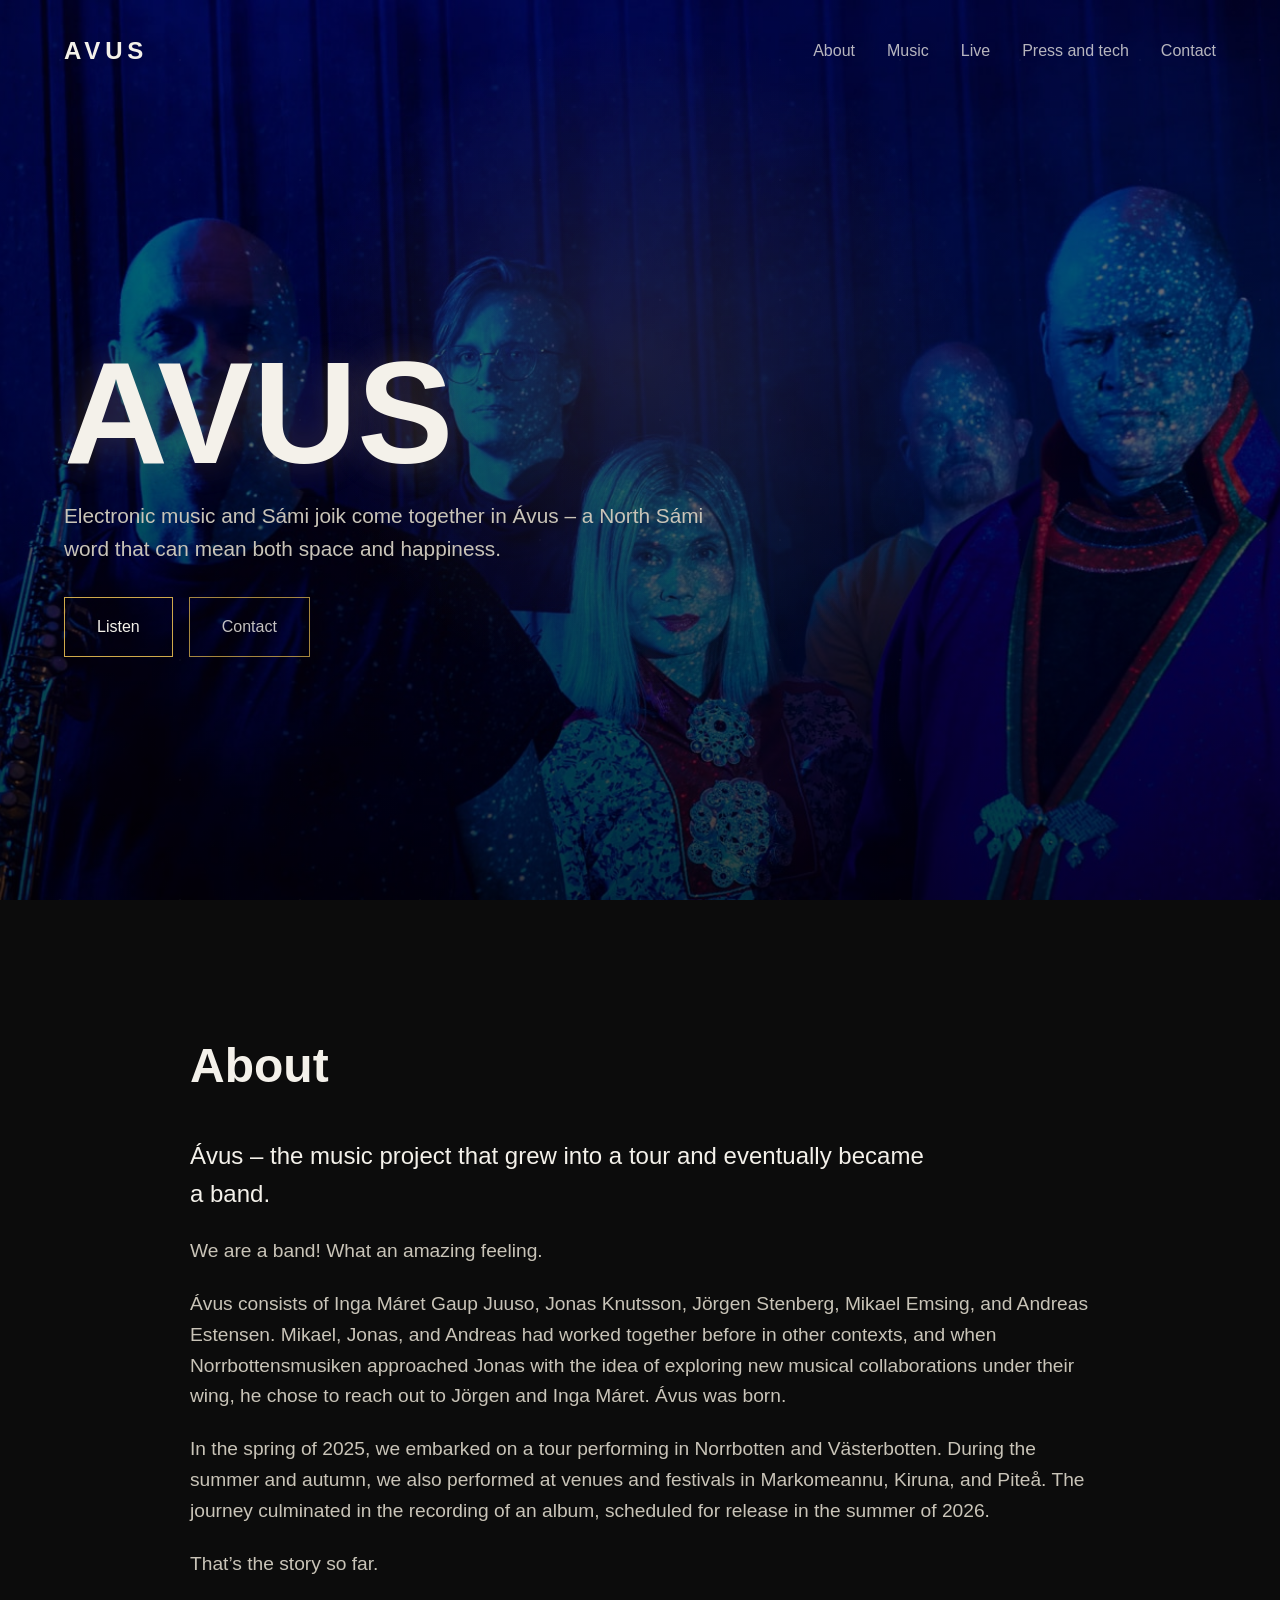
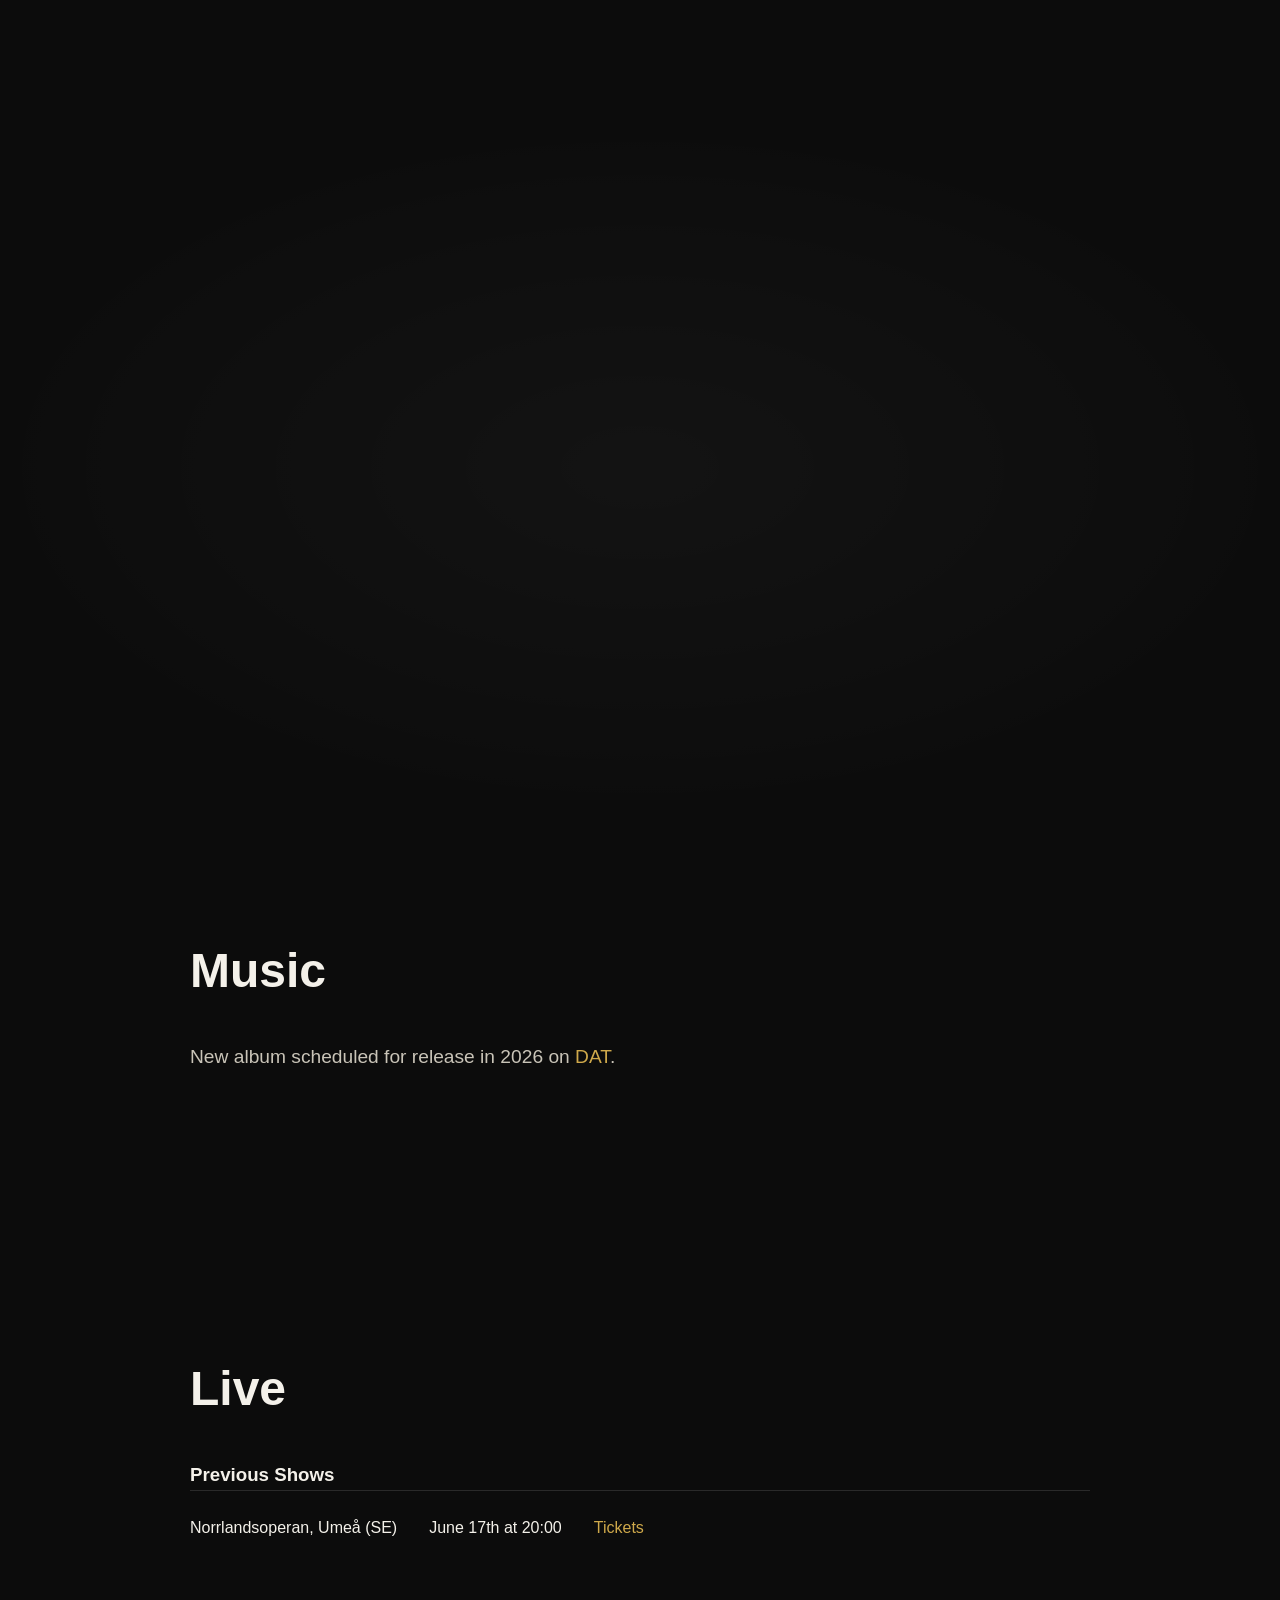
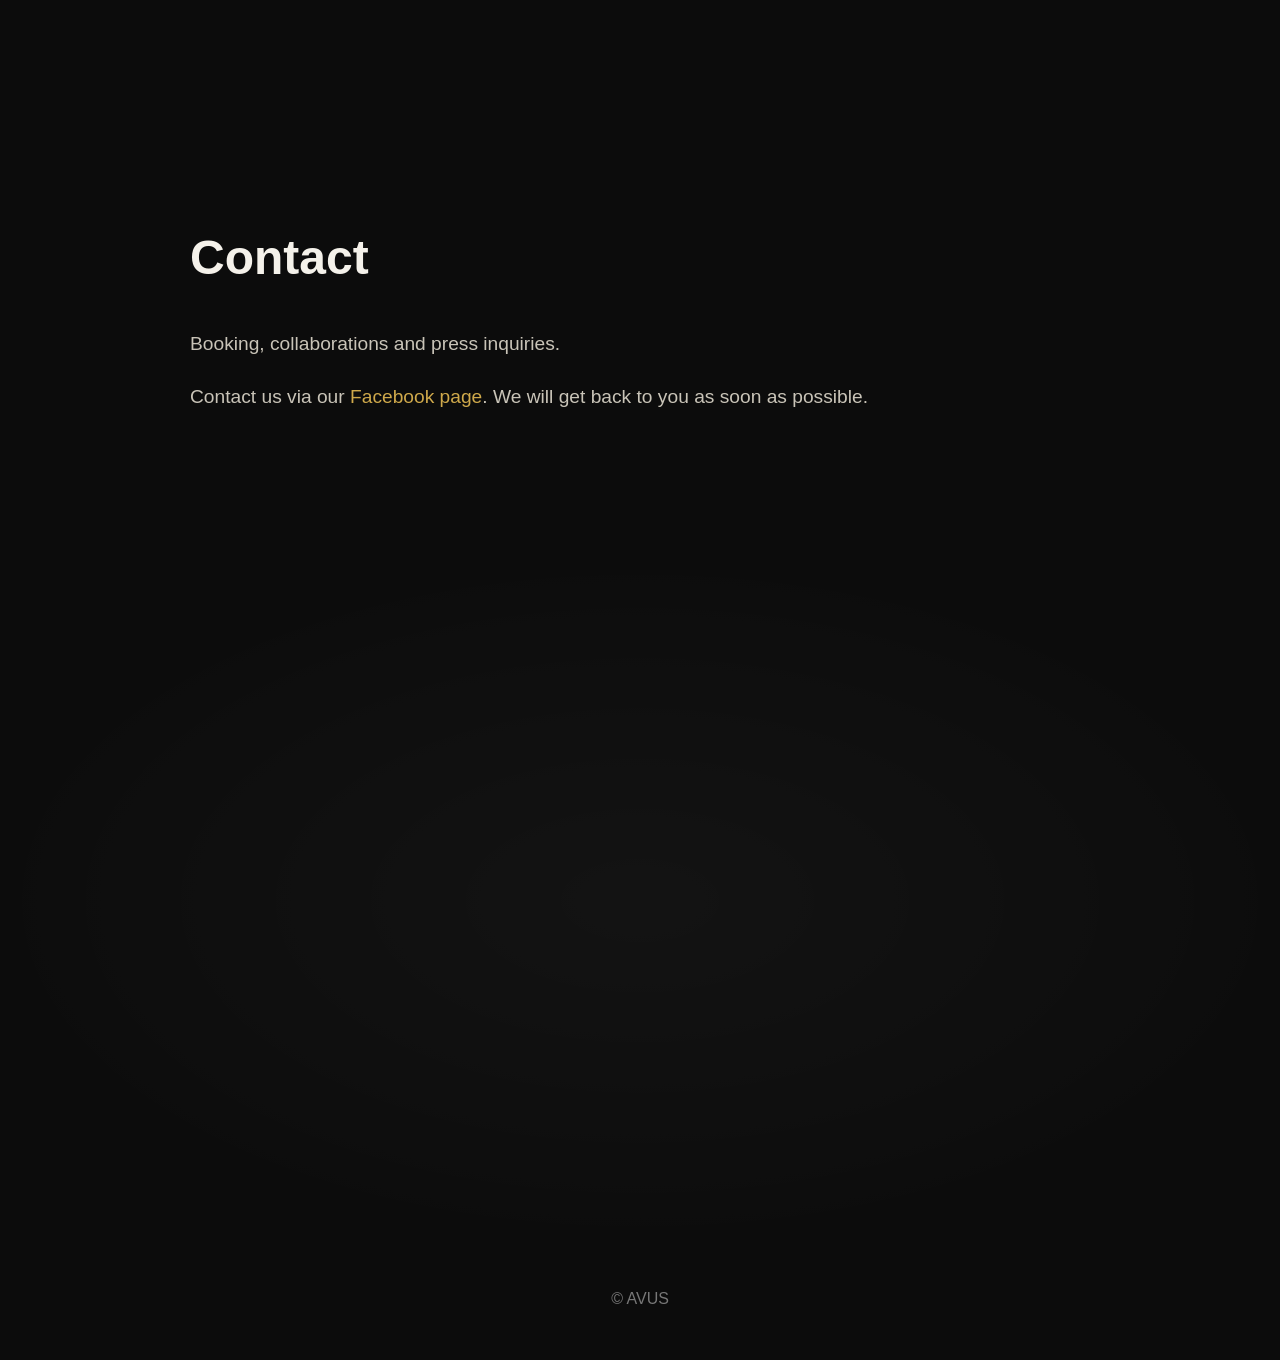
<file: index.html>
<!DOCTYPE html>
<html lang="en">
<head>
    <meta charset="UTF-8">
    <meta name="viewport" content="width=device-width, initial-scale=1.0">
    <title>AVUS | Electronic Music, Sámi Joik & Jazz</title>
    <meta name="description" content="Electronic music and Sámi joik come together in Ávusa – a North Sámi word that can mean both space and happiness. New album in 2026">
    <meta property="og:title" content="AVUS">

    <meta property="og:description"
      content="Electronic music, Sámi joik and jazz.">

    <meta property="og:image"
      content="https://officialavus.github.io/assets/cover.jpg">

    <meta property="og:type"
      content="website">

    <meta property="og:url"
      content="https://officialavus.github.io/">

    <meta name="google-site-verification" content="RlKAmernvz5HqAqcHAQi9ql3JQQYD8LcNiaL4D70AhA" />

    <link rel="stylesheet" href="style.css">

</head>
<body>

<header class="hero">
    <div class="overlay"></div>
    <div class="particles"></div>

    <nav>
        <div class="logo">AVUS</div>

        <div class="menu">
            <a href="#about">About</a>
            <a href="#music">Music</a>
            <a href="#live">Live</a>
            <a href="/press.html">Press and tech</a>
            <a href="#contact">Contact</a>
        </div>
    </nav>

    <div class="hero-content">
        <h1>AVUS</h1>

        <p>
            Electronic music and Sámi joik come together in Ávus – a North Sámi word that can mean both space and happiness.
        </p>

        <div class="buttons">
            <a href="#music" class="btn">Listen</a>
            <a href="#contact" class="btn secondary">Contact</a>
        </div>
    </div>
</header>

<section id="about">
    <div class="container">
        <h2>About</h2>

        <p>
            Ávus – the music project that grew into a tour and eventually became a band.
        </p>

        <p>
            We are a band! What an amazing feeling.
        </p>

        <p>
            Ávus consists of Inga Máret Gaup Juuso, Jonas Knutsson, Jörgen Stenberg, Mikael Emsing, and Andreas Estensen. Mikael, Jonas, and Andreas had worked together before in other contexts, and when Norrbottensmusiken approached Jonas with the idea of exploring new musical collaborations under their wing, he chose to reach out to Jörgen and Inga Máret. Ávus was born.
        </p>

        <p>
            In the spring of 2025, we embarked on a tour performing in Norrbotten and Västerbotten. During the summer and autumn, we also performed at venues and festivals in Markomeannu, Kiruna, and Piteå. The journey culminated in the recording of an album, scheduled for release in the summer of 2026.
        </p>

        <p>
            That’s the story so far.
        </p>
    </div>
</section>

<section class="photo-parallax"
         style="background-image: url('assets/AvusStageLights.png');">
</section>

<section id="music">
    <div class="container">
        <h2>Music</h2>

        <p>
            New album scheduled for release in 2026 on <a href="https://dat.net">DAT</a>.
        </p>
    </div>
</section>

<section id="live">
    <div class="container">
        <h2>Live</h2>
        <h3>Previous Shows </h3>
        <div class="gig">
            <span>Norrlandsoperan, Umeå (SE)</span>
            <span>June 17th at 20:00</span>
            <span><a href="https://norrlandsoperan.se/forestallningar/avus-2/">Tickets</a></span>
        </div>
    </div>
</section>

<section id="contact">
    <div class="container">
        <h2>Contact</h2>

        <p>
            Booking, collaborations and press inquiries.
        </p>

        <p>
            Contact us via our <a href="https://www.facebook.com/profile.php?id=61588948837259">Facebook page</a>. We will get back to you as soon as possible.
        </p>
    </div>
</section>
<section class="photo-parallax"
         style="background-image: url('assets/AvusLiveAudience.jpg');">
</section>


<footer>
    <p>© AVUS</p>
</footer>

</body>
</html>
</file>
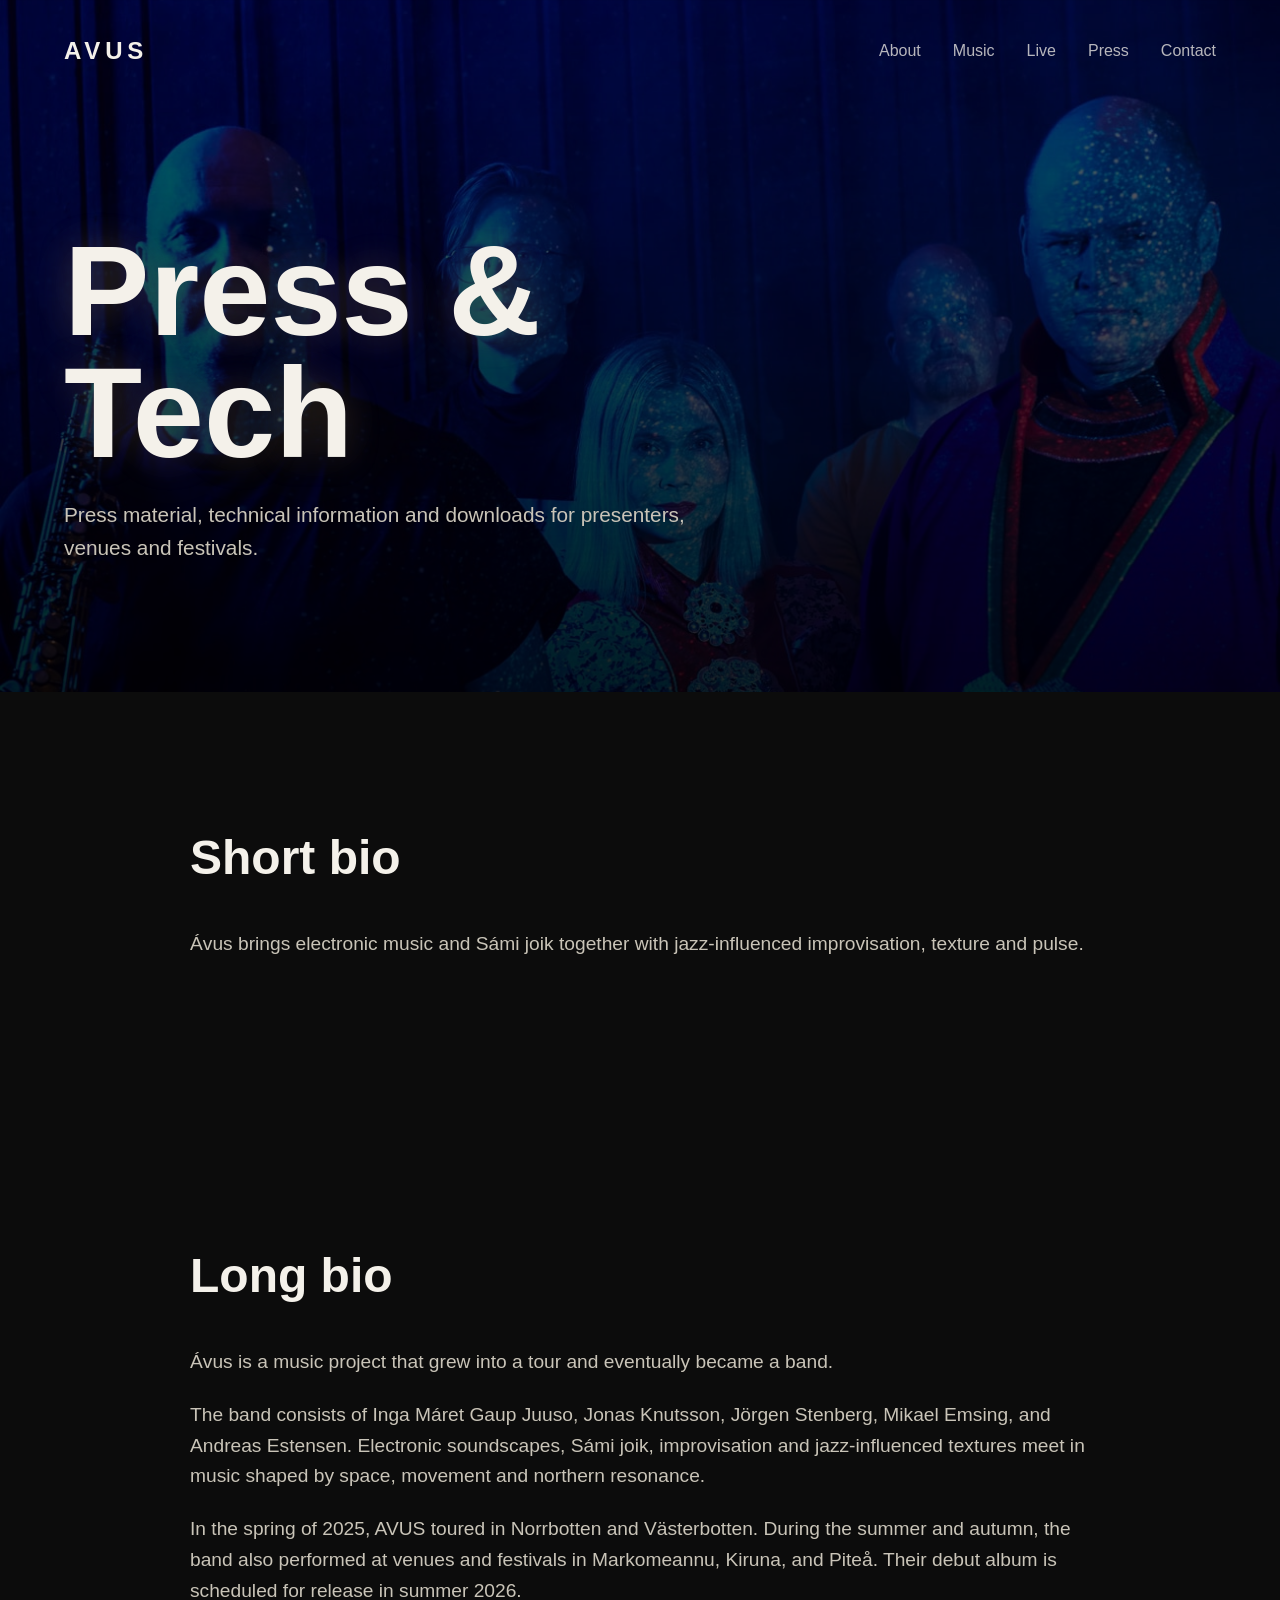
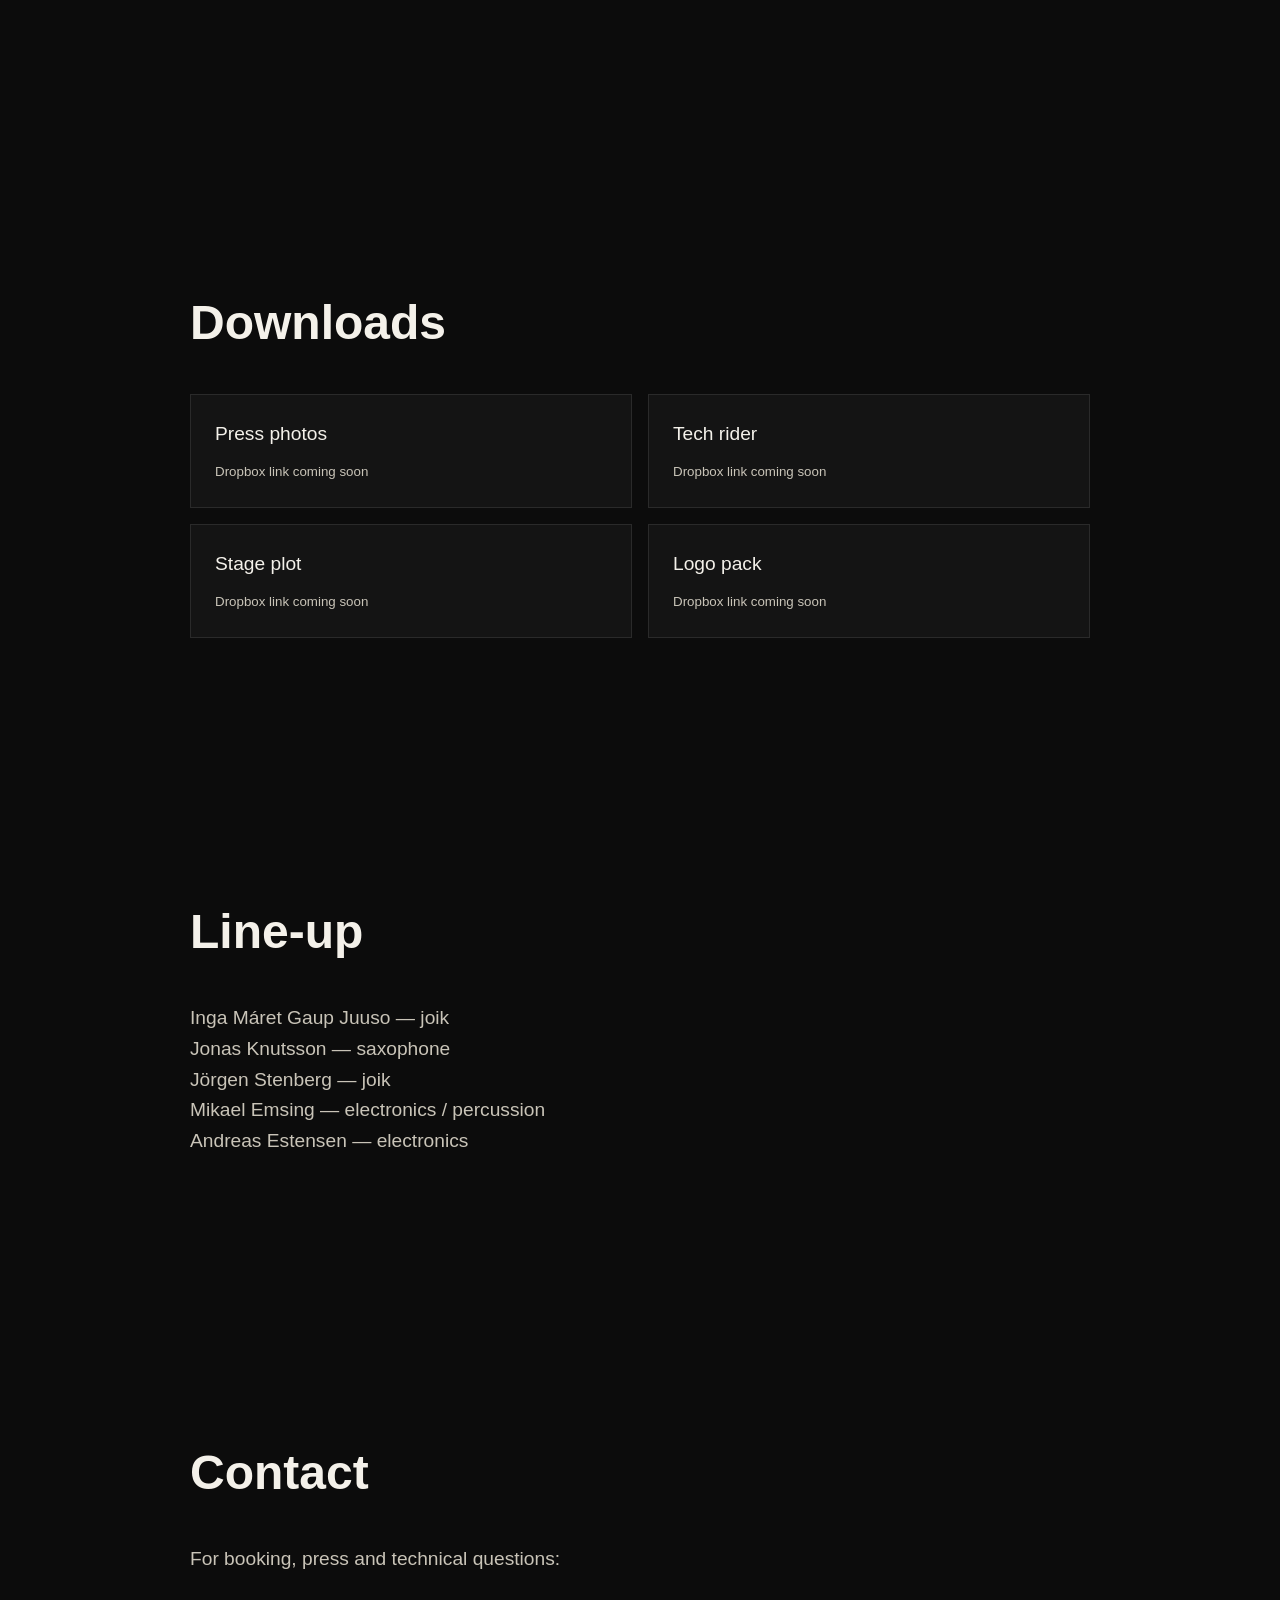
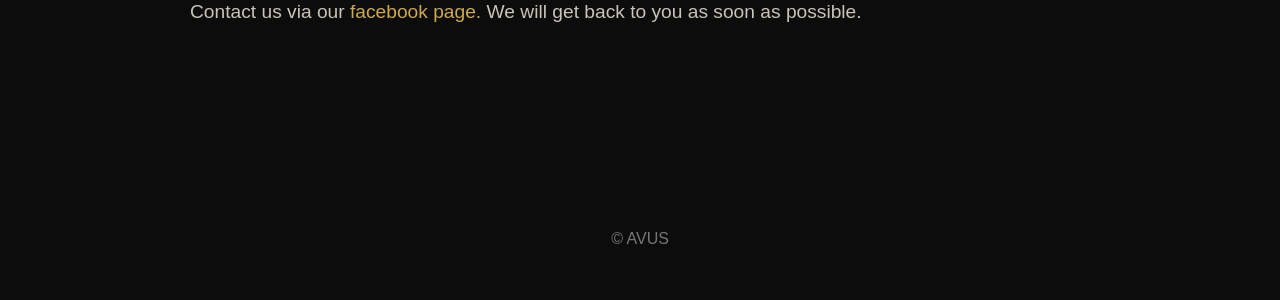
<file: press.html>
<!DOCTYPE html>
<html lang="en">
<head>
    <meta charset="UTF-8">
    <meta name="viewport" content="width=device-width, initial-scale=1.0">
    <title>Press & Tech | AVUS</title>
    <meta name="description" content="Press and technical information for AVUS.">
    <link rel="stylesheet" href="style.css">
</head>
<body>

<header class="page-header">
    <nav>
        <div class="logo"><a href="index.html">AVUS</a></div>

        <div class="menu">
            <a href="index.html#about">About</a>
            <a href="index.html#music">Music</a>
            <a href="index.html#live">Live</a>
            <a href="press.html">Press</a>
            <a href="index.html#contact">Contact</a>
        </div>
    </nav>

    <div class="page-title">
        <h1>Press & Tech</h1>
        <p>Press material, technical information and downloads for presenters, venues and festivals.</p>
    </div>
</header>

<main>

<section>
    <div class="container">
        <h2>Short bio</h2>

        <p>
            Ávus brings electronic music and Sámi joik together with jazz-influenced improvisation, texture and pulse.
        </p>
    </div>
</section>

<section>
    <div class="container">
        <h2>Long bio</h2>

        <p>
            Ávus is a music project that grew into a tour and eventually became a band.
        </p>

        <p>
            The band consists of Inga Máret Gaup Juuso, Jonas Knutsson, Jörgen Stenberg, Mikael Emsing, and Andreas Estensen.
            Electronic soundscapes, Sámi joik, improvisation and jazz-influenced textures meet in music shaped by space,
            movement and northern resonance.
        </p>

        <p>
            In the spring of 2025, AVUS toured in Norrbotten and Västerbotten. During the summer and autumn, the band also
            performed at venues and festivals in Markomeannu, Kiruna, and Piteå. Their debut album is scheduled for release
            in summer 2026.
        </p>
    </div>
</section>

<section>
    <div class="container">
        <h2>Downloads</h2>

        <div class="download-grid">
            <a class="download-card" href="#" target="_blank">
                <span>Press photos</span>
                <small>Dropbox link coming soon</small>
            </a>

            <a class="download-card" href="#" target="_blank">
                <span>Tech rider</span>
                <small>Dropbox link coming soon</small>
            </a>

            <a class="download-card" href="#" target="_blank">
                <span>Stage plot</span>
                <small>Dropbox link coming soon</small>
            </a>

            <a class="download-card" href="#" target="_blank">
                <span>Logo pack</span>
                <small>Dropbox link coming soon</small>
            </a>
        </div>
    </div>
</section>

<section>
    <div class="container">
        <h2>Line-up</h2>

        <p>
            Inga Máret Gaup Juuso — joik<br>
            Jonas Knutsson — saxophone<br>
            Jörgen Stenberg — joik<br>
            Mikael Emsing — electronics / percussion<br>
            Andreas Estensen — electronics
        </p>
    </div>
</section>

<section>
    <div class="container">
        <h2>Contact</h2>

        <p>
            For booking, press and technical questions:
        </p>

        <p>
            Contact us via our <a href="https://www.facebook.com/profile.php?id=61588948837259">facebook page.</a> We will get back to you as soon as possible.
        </p>
    </div>
</section>

</main>

<footer>
    <p>© AVUS</p>
</footer>

</body>
</html>
</file>
<file: style.css>
:root {
    --bg: #0c0c0c;
    --text: #f4f1ea;
    --muted: #c9c4b8;
    --accent: #cfa94b;
    --border: #2a2a2a;
}

* {
    margin: 0;
    padding: 0;
    box-sizing: border-box;
}

body {
    background: var(--bg);
    color: var(--text);
    font-family: Inter, Helvetica, Arial, sans-serif;
    line-height: 1.6;
}

a,
a:visited {
    color: var(--accent);
    text-decoration: none;
}

a:hover {
    opacity: 0.8;
}

.hero {
    position: relative;
    overflow: hidden;
    min-height: 100vh;

    background:
        linear-gradient(rgba(0,0,0,0.45), rgba(0,0,0,0.75)),
        url("assets/Avus.jpg");

    background-size: cover;
    background-position: center;

    display: flex;
    flex-direction: column;
}

.overlay {
    position: absolute;
    inset: 0;
    z-index: 1;

    background:
        radial-gradient(
            circle at 50% 40%,
            rgba(207,169,75,0.12),
            transparent 40%
        );
}

.particles {
    position: absolute;
    inset: 0;
    z-index: 2;

    background-image:
        radial-gradient(rgba(255,255,255,0.15) 1px, transparent 1px);

    background-size: 120px 120px;
    opacity: 0.18;
    animation: drift 70s linear infinite;
    pointer-events: none;
}

@keyframes drift {
    from {
        transform: translateY(0);
    }

    to {
        transform: translateY(-120px);
    }
}

nav,
.hero-content {
    position: relative;
    z-index: 5;
}

nav {
    display: flex;
    justify-content: space-between;
    align-items: center;

    padding: 2rem 4rem;
}

.logo {
    color: var(--text);
    font-size: 1.5rem;
    font-weight: 700;
    letter-spacing: 0.3rem;
}

.photo {
    margin: 5rem 0;
}

.photo-parallax {
    min-height: 75vh;
    background-size: cover;
    background-position: center;
    background-attachment: fixed;
}

.photo-parallax {
    position: relative;

    min-height: 75vh;

    background-image: url("assets/stage-lights.jpg");
    background-size: cover;
    background-position: center;
    background-attachment: fixed;
}

.photo-parallax::before {

    content: "";

    position: absolute;
    inset: 0;

    background:
        linear-gradient(
            to bottom,
            #0c0c0c 0%,
            rgba(12,12,12,0.85) 10%,
            rgba(12,12,12,0.4) 35%,
            rgba(12,12,12,0.2) 70%,
            rgba(12,12,12,0.85) 100%
        );
}

.photo-parallax::after {

    content: "";

    position: absolute;
    inset: 0;

    background:
        radial-gradient(
            ellipse at center,
            rgba(255,255,255,0.08),
            transparent 70%
        );

    mix-blend-mode: screen;

    opacity: .35;
}

.photo img {
    width: 100%;
    height: 70vh;

    object-fit: cover;
    object-position: center;

    display: block;
}

.menu {
    display: flex;
    gap: 2rem;
}

.menu a,
.menu a:visited {
    color: var(--text);
    opacity: 0.75;
    transition: 0.3s;
}

.menu a:hover {
    color: var(--accent);
    opacity: 1;
}

.hero-content {
    flex: 1;

    display: flex;
    flex-direction: column;
    justify-content: center;

    max-width: 900px;
    padding: 4rem;
}

.hero h1 {
    font-size: clamp(4rem, 12vw, 9rem);
    line-height: 0.95;
    margin-bottom: 1rem;
    font-weight: 800;

    text-shadow:
        0 0 35px rgba(207,169,75,0.22),
        0 0 90px rgba(255,255,255,0.08);
}

.hero p {
    font-size: 1.3rem;
    max-width: 650px;
    color: var(--muted);
    margin-bottom: 2rem;
}

.buttons {
    display: flex;
    gap: 1rem;
}

.btn,
.btn:visited {
    padding: 1rem 2rem;
    border: 1px solid var(--accent);
    color: var(--text);
    transition: 0.3s;
}

.btn:hover {
    background: var(--accent);
    color: #111;
    opacity: 1;
}

.secondary {
    opacity: 0.8;
}

section {
    padding: 8rem 2rem;
}

.container {
    max-width: 900px;
    margin: auto;
}

h2 {
    font-size: 3rem;
    margin-bottom: 2rem;
}

section p {
    font-size: 1.2rem;
    color: var(--muted);
    margin-bottom: 1.4rem;
}

#about p:first-of-type {
    font-size: 1.5rem;
    color: var(--text);
    max-width: 750px;
}

.gig {
    display: flex;
    gap: 2rem;
    padding: 1.5rem 0;
    border-top: 1px solid var(--border);
}

.mail {
    display: inline-block;
    margin-top: 2rem;
    font-size: 1.2rem;
}

footer {
    padding: 3rem;
    text-align: center;
    color: #777;
}

@media (max-width: 768px) {
    nav {
        padding: 2rem;
        flex-direction: column;
        gap: 1rem;
    }

    .menu {
        gap: 1rem;
        flex-wrap: wrap;
        justify-content: center;
    }

    .hero-content {
        padding: 2rem;
    }

    .hero h1 {
        font-size: clamp(3.5rem, 18vw, 6rem);
    }

    h2 {
        font-size: 2rem;
    }

    .gig {
        flex-direction: column;
        gap: 0.5rem;
    }

    .buttons {
        flex-direction: column;
        align-items: flex-start;
    }
}
.page-header {
    min-height: 70vh;
    background:
        linear-gradient(rgba(0,0,0,0.55), rgba(0,0,0,0.85)),
        url("assets/Avus.jpg");
    background-size: cover;
    background-position: center;
}

.page-title {
    max-width: 900px;
    padding: 8rem 4rem;
}

.page-title h1 {
    font-size: clamp(3.5rem, 10vw, 8rem);
    line-height: 0.95;
    margin-bottom: 1.5rem;
    text-shadow:
        0 0 35px rgba(207,169,75,0.22),
        0 0 90px rgba(255,255,255,0.08);
}

.page-title p {
    max-width: 650px;
    color: var(--muted);
    font-size: 1.3rem;
}

.download-grid {
    display: grid;
    grid-template-columns: repeat(2, minmax(0, 1fr));
    gap: 1rem;
}

.download-card {
    display: block;
    padding: 1.5rem;
    border: 1px solid var(--border);
    background: rgba(255,255,255,0.03);
    transition: 0.3s;
}

.download-card:hover {
    border-color: var(--accent);
    background: rgba(207,169,75,0.08);
    opacity: 1;
}

.download-card span {
    display: block;
    color: var(--text);
    font-size: 1.2rem;
    margin-bottom: 0.5rem;
}

.download-card small {
    color: var(--muted);
}

.logo a,
.logo a:visited {
    color: var(--text);
}

@media (max-width: 768px) {
    .page-title {
        padding: 5rem 2rem;
    }

    .download-grid {
        grid-template-columns: 1fr;
    }
}

@media (max-width: 768px) {
    .photo-parallax {
        background-attachment: scroll;
        min-height: 55vh;
    }
}
</file>
